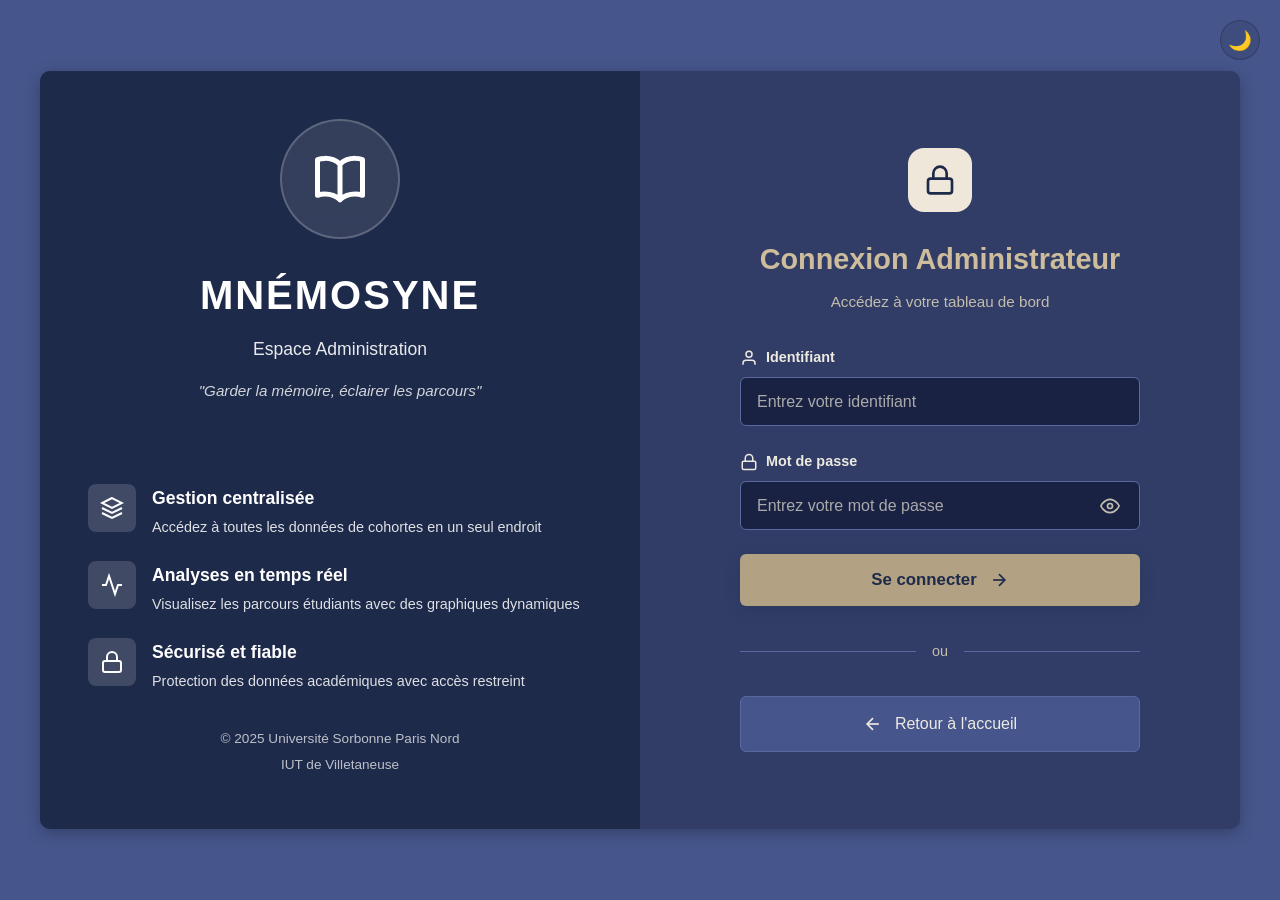
<file: login.html>
<!DOCTYPE html>
<html lang="fr">

<head>
    <meta charset="UTF-8">
    <title>Connexion Administrateur - Mnémosyne</title>
    <link rel="stylesheet" href="styles.css">
    <link rel="stylesheet" href="loader.css">
    <meta name="viewport" content="width=device-width, initial-scale=1.0">
</head>

<body class="login-page">
    <!-- Écran de chargement -->
    <div id="page-loader" class="page-loader">
        <div class="loader-content">
            <div class="loader-logo">
                <svg width="64" height="64" viewBox="0 0 24 24" fill="none" stroke="currentColor" stroke-width="2" stroke-linecap="round" stroke-linejoin="round">
                    <path d="M2 3h6a4 4 0 0 1 4 4v14a3 3 0 0 0-3-3H2z"></path>
                    <path d="M22 3h-6a4 4 0 0 0-4 4v14a3 3 0 0 1 3-3h7z"></path>
                </svg>
            </div>
            <div class="loader-spinner">
                <div class="spinner-ring"></div>
                <div class="spinner-ring"></div>
                <div class="spinner-ring"></div>
            </div>
            <p class="loader-text">Chargement en cours...</p>
            <div class="loader-progress-bar">
                <div class="loader-progress-fill"></div>
            </div>
        </div>
    </div>

    <!-- Toggle Theme Button -->
    <button id="theme-toggle" class="btn-theme-toggle"
        style="position: absolute; top: 20px; right: 20px; z-index: 100;">
        🌙
    </button>

    <div class="login-container">
        <!-- Partie gauche - Informations -->
        <div class="login-info-panel">
            <div class="login-branding">
                <div class="login-logo-circle">
                    <svg width="60" height="60" viewBox="0 0 24 24" fill="none" xmlns="http://www.w3.org/2000/svg">
                        <path
                            d="M12 6.042A8.967 8.967 0 006 3.75c-1.052 0-2.062.18-3 .512v14.25A8.987 8.987 0 016 18c2.305 0 4.408.867 6 2.292m0-14.25a8.966 8.966 0 016-2.292c1.052 0 2.062.18 3 .512v14.25A8.987 8.987 0 0018 18a8.967 8.967 0 00-6 2.292m0-14.25v14.25"
                            stroke="currentColor" stroke-width="2" stroke-linecap="round" stroke-linejoin="round" />
                    </svg>
                </div>
                <h1 class="login-brand-title">MNÉMOSYNE</h1>
                <p class="login-brand-subtitle">Espace Administration</p>
                <p class="login-brand-tagline">"Garder la mémoire, éclairer les parcours"</p>
            </div>

            <div class="login-features">
                <div class="login-feature-item">
                    <div class="feature-icon-wrapper">
                        <svg width="24" height="24" viewBox="0 0 24 24" fill="none" stroke="currentColor"
                            stroke-width="2">
                            <path d="M12 2L2 7l10 5 10-5-10-5z"></path>
                            <path d="M2 17l10 5 10-5"></path>
                            <path d="M2 12l10 5 10-5"></path>
                        </svg>
                    </div>
                    <div class="feature-text-content">
                        <h3>Gestion centralisée</h3>
                        <p>Accédez à toutes les données de cohortes en un seul endroit</p>
                    </div>
                </div>

                <div class="login-feature-item">
                    <div class="feature-icon-wrapper">
                        <svg width="24" height="24" viewBox="0 0 24 24" fill="none" stroke="currentColor"
                            stroke-width="2">
                            <polyline points="22 12 18 12 15 21 9 3 6 12 2 12"></polyline>
                        </svg>
                    </div>
                    <div class="feature-text-content">
                        <h3>Analyses en temps réel</h3>
                        <p>Visualisez les parcours étudiants avec des graphiques dynamiques</p>
                    </div>
                </div>

                <div class="login-feature-item">
                    <div class="feature-icon-wrapper">
                        <svg width="24" height="24" viewBox="0 0 24 24" fill="none" stroke="currentColor"
                            stroke-width="2">
                            <rect x="3" y="11" width="18" height="11" rx="2" ry="2"></rect>
                            <path d="M7 11V7a5 5 0 0 1 10 0v4"></path>
                        </svg>
                    </div>
                    <div class="feature-text-content">
                        <h3>Sécurisé et fiable</h3>
                        <p>Protection des données académiques avec accès restreint</p>
                    </div>
                </div>
            </div>

            <div class="login-footer-info">
                <p>© 2025 Université Sorbonne Paris Nord</p>
                <p>IUT de Villetaneuse</p>
            </div>
        </div>

        <!-- Partie droite - Formulaire de connexion -->
        <div class="login-form-panel">
            <div class="login-form-wrapper">
                <div class="login-header">
                    <div class="lock-icon">
                        <svg width="32" height="32" viewBox="0 0 24 24" fill="none" stroke="currentColor"
                            stroke-width="2">
                            <rect x="3" y="11" width="18" height="11" rx="2" ry="2"></rect>
                            <path d="M7 11V7a5 5 0 0 1 10 0v4"></path>
                        </svg>
                    </div>
                    <h2 class="login-form-title">Connexion Administrateur</h2>
                    <p class="login-form-subtitle">Accédez à votre tableau de bord</p>
                </div>

                <!-- Message d'erreur dynamique -->
                <div id="error-msg" class="error-message" style="display:none;">
                    <svg width="20" height="20" viewBox="0 0 24 24" fill="none" stroke="currentColor" stroke-width="2">
                        <circle cx="12" cy="12" r="10"></circle>
                        <line x1="12" y1="8" x2="12" y2="12"></line>
                        <line x1="12" y1="16" x2="12.01" y2="16"></line>
                    </svg>
                    <span id="error-text"></span>
                </div>

                <form action="auth.php" method="POST" class="login-form">
                    <div class="form-input-group">
                        <label for="username" class="input-label">
                            <svg width="18" height="18" viewBox="0 0 24 24" fill="none" stroke="currentColor"
                                stroke-width="2">
                                <path d="M20 21v-2a4 4 0 0 0-4-4H8a4 4 0 0 0-4 4v2"></path>
                                <circle cx="12" cy="7" r="4"></circle>
                            </svg>
                            Identifiant
                        </label>
                        <input type="text" id="username" name="username" class="form-input"
                            placeholder="Entrez votre identifiant" required autocomplete="username">
                    </div>

                    <div class="form-input-group">
                        <label for="password" class="input-label">
                            <svg width="18" height="18" viewBox="0 0 24 24" fill="none" stroke="currentColor"
                                stroke-width="2">
                                <rect x="3" y="11" width="18" height="11" rx="2" ry="2"></rect>
                                <path d="M7 11V7a5 5 0 0 1 10 0v4"></path>
                            </svg>
                            Mot de passe
                        </label>
                        <div class="password-input-wrapper">
                            <input type="password" id="password" name="password" class="form-input"
                                placeholder="Entrez votre mot de passe" required autocomplete="current-password">
                            <button type="button" class="toggle-password" onclick="togglePassword()"
                                aria-label="Afficher le mot de passe">
                                <svg id="eye-icon" width="20" height="20" viewBox="0 0 24 24" fill="none"
                                    stroke="currentColor" stroke-width="2">
                                    <path d="M1 12s4-8 11-8 11 8 11 8-4 8-11 8-11-8-11-8z"></path>
                                    <circle cx="12" cy="12" r="3"></circle>
                                </svg>
                            </button>
                        </div>
                    </div>

                    <button type="submit" class="btn-login">
                        <span>Se connecter</span>
                        <svg width="20" height="20" viewBox="0 0 24 24" fill="none" stroke="currentColor"
                            stroke-width="2">
                            <line x1="5" y1="12" x2="19" y2="12"></line>
                            <polyline points="12 5 19 12 12 19"></polyline>
                        </svg>
                    </button>
                </form>

                <div class="login-divider">
                    <span>ou</span>
                </div>

                <a href="index.php" class="btn-back-home">
                    <svg width="20" height="20" viewBox="0 0 24 24" fill="none" stroke="currentColor" stroke-width="2">
                        <path d="M19 12H5"></path>
                        <polyline points="12 19 5 12 12 5"></polyline>
                    </svg>
                    <span>Retour à l'accueil</span>
                </a>
            </div>
        </div>
    </div>
    <script src="loader.js"></script>
    <script>
        // Gestion du Thème
        const themeBtn = document.getElementById('theme-toggle');
        const body = document.body;

        // Init
        if (localStorage.getItem('theme') === 'dark') {
            body.classList.add('dark-mode');
            themeBtn.textContent = '☀️';
        } else {
            themeBtn.textContent = '🌙';
        }

        // Toggle
        themeBtn.addEventListener('click', () => {
            body.classList.toggle('dark-mode');
            if (body.classList.contains('dark-mode')) {
                localStorage.setItem('theme', 'dark');
                themeBtn.textContent = '☀️';
            } else {
                localStorage.setItem('theme', 'light');
                themeBtn.textContent = '🌙';
            }
        });

        // Affichage erreur URL
        const urlParams = new URLSearchParams(window.location.search);
        if (urlParams.has('error')) {
            const msgDiv = document.getElementById('error-msg');
            const errorText = document.getElementById('error-text');
            msgDiv.style.display = 'flex';
            if (urlParams.get('error') === 'invalid') {
                errorText.textContent = 'Identifiant ou mot de passe incorrect.';
            } else {
                errorText.textContent = 'Veuillez remplir tous les champs.';
            }
        }

        // Toggle Password visibility
        function togglePassword() {
            const passwordInput = document.getElementById('password');
            const eyeIcon = document.getElementById('eye-icon');
            if (passwordInput.type === 'password') {
                passwordInput.type = 'text';
                eyeIcon.innerHTML = '<path d="M1 12s4-8 11-8 11 8 11 8-4 8-11 8-11-8-11-8z"></path><circle cx="12" cy="12" r="3"></circle><line x1="1" y1="1" x2="23" y2="23"></line>';
            } else {
                passwordInput.type = 'password';
                eyeIcon.innerHTML = '<path d="M1 12s4-8 11-8 11 8 11 8-4 8-11 8-11-8-11-8z"></path><circle cx="12" cy="12" r="3"></circle>';
            }
        }
    </script>
</body>
</html>
</file>
<file: styles.css>
@import "css/base.css";
@import "css/layout.css";
@import "css/components.css";
@import "css/admin.css";
@import "css/login.css";
@import "css/admin-tables.css";
</file>
<file: loader.css>
/* 
   ÉCRAN DE CHARGEMENT (PAGE LOADER)
*/

.page-loader {
    position: fixed;
    top: 0;
    left: 0;
    width: 100%;
    height: 100%;
    /* Bleu 'Marque' (Plus soutenu) pour mode jour */
    background: linear-gradient(135deg, #1e3a5f 0%, #2d5a8c 100%);
    display: flex;
    align-items: center;
    justify-content: center;
    z-index: 9999;
    transition: opacity 0.5s ease;
}

body.dark-mode .page-loader {
    /* Bleu foncé aligné sur admin dark mode (souvent #1a2942 ou #0a0a0a dans ce projet, je vais vérifier) */
    background: linear-gradient(135deg, #0f172a 0%, #1e293b 100%);
}

.page-loader.fade-out {
    opacity: 0;
    pointer-events: none;
}

.loader-content {
    text-align: center;
    color: white;
}

.loader-logo {
    width: 120px;
    height: 120px;
    margin: 0 auto 2rem;
    background: #1e4b8a;
    /* Bleu similaire à l'image fournie */
    border-radius: 50%;
    display: flex;
    align-items: center;
    justify-content: center;
    /* animation: pulse-logo 2s ease-in-out infinite; */
    /* Désactivé pour coller au style statique/propre demandé si besoin, ou on le garde */
    animation: pulse-logo 2s ease-in-out infinite;
    box-shadow: 0 4px 15px rgba(0, 0, 0, 0.3);
}

.loader-logo svg {
    color: white;
    stroke: white;
    /* Force le blanc */
    animation: float-book 3s ease-in-out infinite;
}

@keyframes pulse-logo {

    0%,
    100% {
        transform: scale(1);
        box-shadow: 0 0 0 0 rgba(255, 255, 255, 0.4);
    }

    50% {
        transform: scale(1.05);
        box-shadow: 0 0 0 15px rgba(255, 255, 255, 0);
    }
}

@keyframes float-book {

    0%,
    100% {
        transform: translateY(0);
    }

    50% {
        transform: translateY(-10px);
    }
}

.loader-spinner {
    position: relative;
    width: 80px;
    height: 80px;
    margin: 0 auto 1.5rem;
}

.spinner-ring {
    position: absolute;
    width: 100%;
    height: 100%;
    border: 4px solid transparent;
    border-top-color: white;
    border-radius: 50%;
    animation: spin 1.5s linear infinite;
}

.spinner-ring:nth-child(1) {
    animation-duration: 1.5s;
    border-top-color: rgba(255, 255, 255, 0.9);
}

.spinner-ring:nth-child(2) {
    animation-duration: 2s;
    animation-direction: reverse;
    border-top-color: rgba(255, 255, 255, 0.6);
    width: 70%;
    height: 70%;
    top: 15%;
    left: 15%;
}

.spinner-ring:nth-child(3) {
    animation-duration: 2.5s;
    border-top-color: rgba(255, 255, 255, 0.3);
    width: 40%;
    height: 40%;
    top: 30%;
    left: 30%;
}

@keyframes spin {
    0% {
        transform: rotate(0deg);
    }

    100% {
        transform: rotate(360deg);
    }
}

.loader-text {
    font-size: 1.1rem;
    font-weight: 500;
    margin-bottom: 1.5rem;
    letter-spacing: 0.5px;
    animation: fade-in-out 2s ease-in-out infinite;
}

@keyframes fade-in-out {

    0%,
    100% {
        opacity: 1;
    }

    50% {
        opacity: 0.5;
    }
}

.loader-progress-bar {
    width: 200px;
    height: 4px;
    background: rgba(255, 255, 255, 0.2);
    border-radius: 2px;
    margin: 0 auto;
    overflow: hidden;
}

.loader-progress-fill {
    height: 100%;
    background: linear-gradient(90deg,
            rgba(255, 255, 255, 0.8) 0%,
            rgba(255, 255, 255, 1) 50%,
            rgba(255, 255, 255, 0.8) 100%);
    border-radius: 2px;
    animation: progress-slide 1.5s ease-in-out infinite;
}

@keyframes progress-slide {
    0% {
        transform: translateX(-100%);
    }

    100% {
        transform: translateX(200%);
    }
}

/* Inline Loader (Admin Sync) */
.sync-loader {
    background: rgba(30, 75, 138, 0.1);
    /* Bleu très léger */
    border: 1px solid #1e4b8a;
    border-radius: 8px;
    padding: 1.5rem;
    margin-bottom: 2rem;
    text-align: center;
    animation: fadeIn 0.3s ease;
}

.loader-content-inline {
    display: flex;
    flex-direction: column;
    align-items: center;
    gap: 1rem;
}

.spinner-inline {
    width: 40px;
    height: 40px;
    border: 4px solid rgba(30, 75, 138, 0.2);
    border-top: 4px solid #1e4b8a;
    /* Bleu Mnémosyne */
    border-radius: 50%;
    animation: spin 1s linear infinite;
}

.loader-text-inline {
    color: #1e4b8a;
    font-weight: 500;
    font-size: 1.1rem;
    margin: 0;
}

body.dark-mode .sync-loader {
    background: rgba(30, 75, 138, 0.2);
    border-color: #4a90e2;
}

body.dark-mode .spinner-inline {
    border-color: rgba(74, 144, 226, 0.2);
    border-top-color: #4a90e2;
}

body.dark-mode .loader-text-inline {
    color: #4a90e2;
}

@keyframes fadeIn {
    from {
        opacity: 0;
        transform: translateY(-10px);
    }

    to {
        opacity: 1;
        transform: translateY(0);
    }
}
</file>
